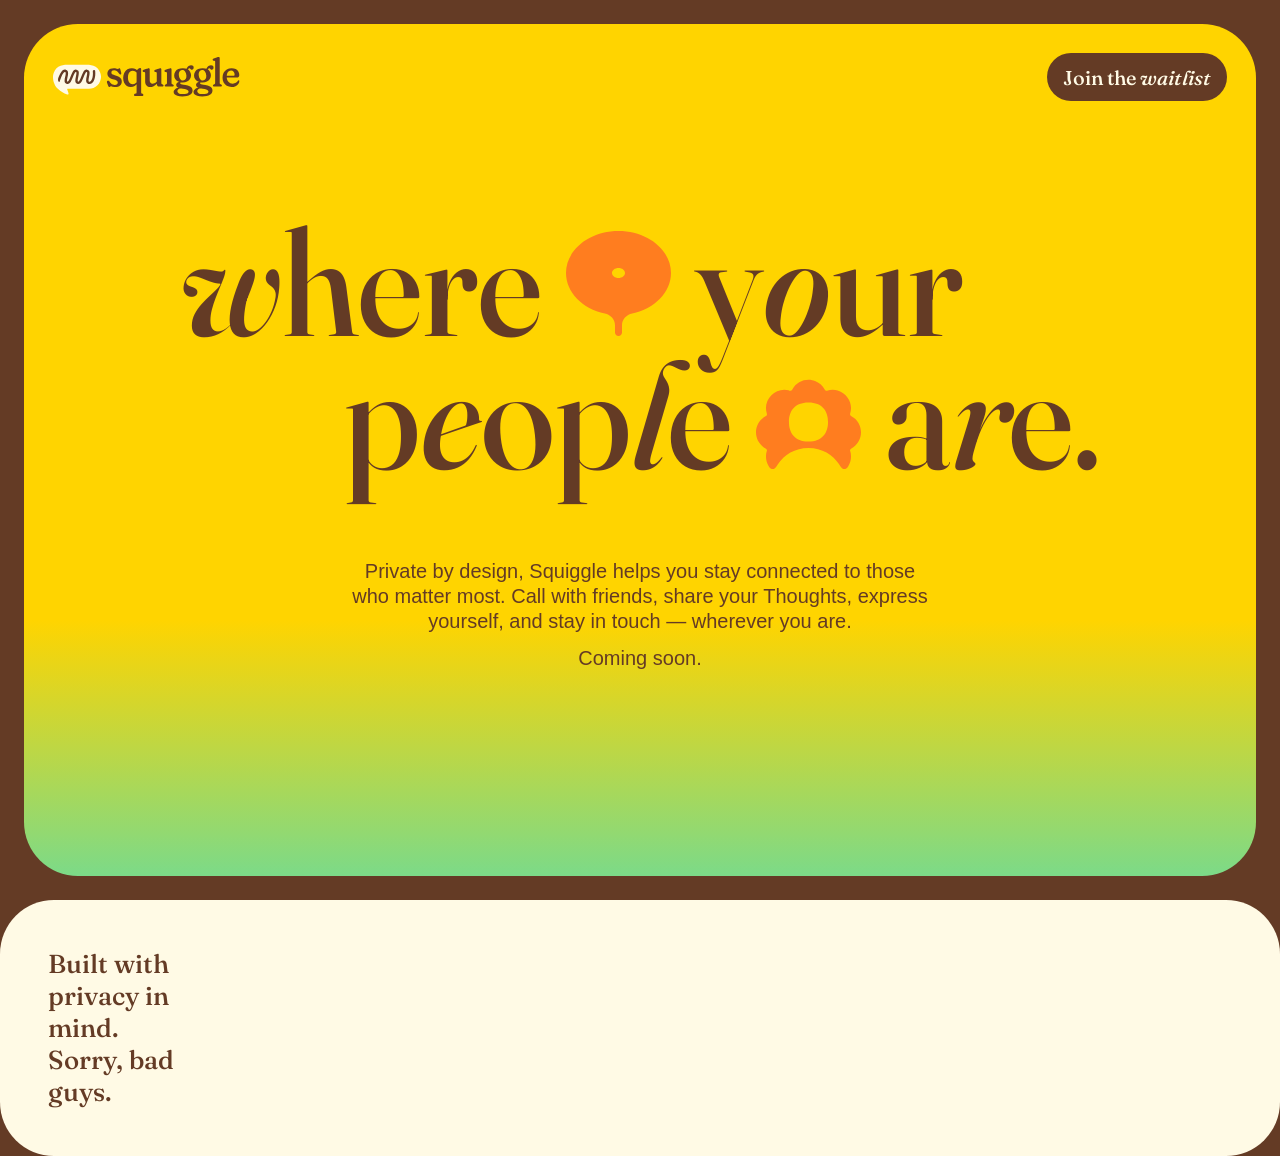
<file: index.html>
<!DOCTYPE html>
<html lang="en">

<head>
    <meta charset="UTF-8">
    <meta name="viewport" content="width=device-width, initial-scale=1.0">

    <!-- SEO -->
    <meta name="theme-color" content="#FFD400">

    <meta name="title" content="Squiggle | Where Your People Are">
    <meta name="description"
        content="Private by design, Squiggle helps you stay connected to those who matter most. Message and call with friends and communities, share your Thoughts, express yourself, and stay in touch — wherever you are.">
    <meta name="keywords" content="squiggle, squiggle download, squiggle login, squig, squigle, discord, dis,">
    <meta name="robots" content="index, follow">
    <meta http-equiv="Content-Type" content="text/html; charset=utf-8">
    <meta name="language" content="English">

    <!-- SOCIAL MEDIA -->
    <meta property="og:image" content="https://www.squiggleapp.com/assets/images/actii_socialpreview.png">
    <meta property="og:title" content="Squiggle | Where Your People Are">
    <meta property="og:description"
        content="Private by design, Squiggle helps you stay connected to those who matter most. Message and call with friends and communities, share your Thoughts, express yourself, and stay in touch — wherever you are.">
    <meta property="og:url" content="https://www.squiggleapp.com/">
    <meta property="og:locale" content="en_US">
    <meta property="og:site_name" content="Squiggle">
    <meta property="og:type" content="website">
    <meta name="twitter:site" content="@squigglechat">
    <meta name="twitter:card" content="summary_large_image">

    <!-- Fraunces typeface -->
    <link rel="preconnect" href="https://fonts.googleapis.com">
    <link rel="preconnect" href="https://fonts.gstatic.com" crossorigin="">
    <link
        href="https://fonts.googleapis.com/css2?family=Fraunces:ital,opsz,wght,SOFT@0,9..144,100..900,100;1,9..144,100..900,100&amp;display=swap"
        rel="stylesheet">

    <!-- stylesheets -->
    <link rel="stylesheet" type="text/css" href="assets/css/main.css">

    <title>Squiggle</title>
</head>

<body>
    <!-- Desktop navbar -->
    <div class="navbar-wrapper breakpoint-desktop">
        <svg width="187" height="40" viewBox="0 0 187 40" fill="none" xmlns="http://www.w3.org/2000/svg">
            <path d="M61.0993 13.2C60.2326 13.2 59.566 13.4133 59.0993 13.84C58.6326 14.2667 58.3993 14.8 58.3993 15.44C58.3993 15.8933 58.5126 16.2933 58.7393 16.64C58.966 16.9733 59.326 17.2667 59.8193 17.52C60.3126 17.7733 60.9526 18.0133 61.7393 18.24C63.4193 18.68 64.7726 19.1867 65.7993 19.76C66.8393 20.32 67.5926 20.9867 68.0593 21.76C68.5393 22.52 68.7793 23.42 68.7793 24.46C68.7793 26.0733 68.2126 27.4 67.0793 28.44C65.946 29.48 64.2393 30 61.9593 30C61.226 30 60.5993 29.9267 60.0793 29.78C59.5593 29.6467 59.1193 29.5133 58.7593 29.38C58.3993 29.2333 58.0993 29.16 57.8593 29.16C57.6593 29.16 57.4926 29.2333 57.3593 29.38C57.2393 29.5267 57.106 29.6667 56.9593 29.8C56.826 29.9467 56.6326 30.02 56.3793 30.02C56.126 30.02 55.8993 29.9333 55.6993 29.76C55.4993 29.5867 55.3193 29.28 55.1593 28.84L54.1193 26.06C53.9326 25.4733 53.886 24.9867 53.9793 24.6C54.086 24.2133 54.306 23.96 54.6393 23.84C54.986 23.7067 55.3393 23.7133 55.6993 23.86C56.0593 24.0067 56.3726 24.2733 56.6393 24.66C57.106 25.42 57.5993 26.0467 58.1193 26.54C58.6526 27.02 59.2193 27.38 59.8193 27.62C60.4193 27.8467 61.0526 27.96 61.7193 27.96C62.786 27.96 63.5593 27.7267 64.0393 27.26C64.5193 26.7933 64.7593 26.2267 64.7593 25.56C64.7593 25.0667 64.6193 24.64 64.3393 24.28C64.0726 23.9067 63.6526 23.5733 63.0793 23.28C62.5193 22.9867 61.7793 22.7267 60.8593 22.5C59.4326 22.18 58.2393 21.76 57.2793 21.24C56.3193 20.72 55.5926 20.0733 55.0993 19.3C54.6193 18.5267 54.3793 17.6067 54.3793 16.54C54.3793 15.4867 54.646 14.56 55.1793 13.76C55.726 12.9467 56.486 12.3133 57.4593 11.86C58.446 11.3933 59.5926 11.16 60.8993 11.16C61.766 11.16 62.4593 11.24 62.9793 11.4C63.4993 11.5467 63.906 11.7 64.1993 11.86C64.4926 12.02 64.7193 12.1 64.8793 12.1C65.0793 12.1 65.2393 12.02 65.3593 11.86C65.4926 11.7 65.626 11.5467 65.7593 11.4C65.8926 11.24 66.0726 11.16 66.2993 11.16C66.5393 11.16 66.7459 11.24 66.9193 11.4C67.0926 11.5467 67.2193 11.8067 67.2993 12.18L68.0993 15.18C68.2326 15.78 68.2726 16.2733 68.2193 16.66C68.1793 17.0333 67.9793 17.2733 67.6193 17.38C67.326 17.4467 67.0193 17.3933 66.6993 17.22C66.3926 17.0467 66.0993 16.74 65.8193 16.3C65.2326 15.2467 64.546 14.4667 63.7593 13.96C62.9859 13.4533 62.0993 13.2 61.0993 13.2Z" fill="#643B25"/>
            <path d="M82.1915 38.94C81.8315 38.94 81.5448 38.8467 81.3315 38.66C81.1315 38.4733 81.0315 38.22 81.0315 37.9C81.0315 37.6333 81.0981 37.4133 81.2315 37.24C81.3648 37.0667 81.5515 36.92 81.7915 36.8L82.7915 36.62C83.0848 36.5267 83.2915 36.3667 83.4115 36.14C83.5315 35.9267 83.5915 35.58 83.5915 35.1V13.48L85.2715 11.82C85.6581 11.5933 86.0115 11.42 86.3315 11.3C86.6515 11.18 86.9515 11.12 87.2315 11.12C87.5381 11.12 87.7648 11.2067 87.9115 11.38C88.0715 11.5533 88.1515 11.8133 88.1515 12.16V35.1C88.1515 35.58 88.2115 35.9267 88.3315 36.14C88.4648 36.3533 88.6648 36.5133 88.9315 36.62L89.5715 36.8C89.8248 36.92 90.0181 37.0667 90.1515 37.24C90.2848 37.4133 90.3515 37.6333 90.3515 37.9C90.3515 38.22 90.2448 38.4733 90.0315 38.66C89.8315 38.8467 89.5448 38.94 89.1715 38.94H82.1915ZM85.4115 25.04C84.4648 26.6 83.3381 27.8267 82.0315 28.72C80.7248 29.6133 79.2915 30.06 77.7315 30.06C76.2515 30.06 74.9448 29.6867 73.8115 28.94C72.6781 28.18 71.7848 27.1267 71.1315 25.78C70.4915 24.42 70.1715 22.8333 70.1715 21.02C70.1715 18.94 70.5581 17.1667 71.3315 15.7C72.1048 14.2333 73.1448 13.1133 74.4515 12.34C75.7715 11.5533 77.2515 11.16 78.8915 11.16C80.3848 11.16 81.7115 11.5333 82.8715 12.28C84.0448 13.0267 84.9848 14.06 85.6915 15.38L84.4915 17.18C83.9181 16.0067 83.2048 15.14 82.3515 14.58C81.5115 14.0067 80.6048 13.72 79.6315 13.72C78.7515 13.72 77.9515 13.9867 77.2315 14.52C76.5248 15.0533 75.9648 15.8267 75.5515 16.84C75.1381 17.8533 74.9315 19.08 74.9315 20.52C74.9315 21.9467 75.1381 23.1533 75.5515 24.14C75.9648 25.1267 76.5315 25.88 77.2515 26.4C77.9715 26.9067 78.7848 27.16 79.6915 27.16C80.7181 27.16 81.6448 26.8667 82.4715 26.28C83.3115 25.68 84.0315 24.8267 84.6315 23.72L85.4115 25.04Z" fill="#643B25"/>
            <path d="M103.917 27.24V25.96L103.777 25.8V16.32C103.777 15.8933 103.717 15.5933 103.597 15.42C103.477 15.2333 103.29 15.1067 103.037 15.04L102.037 14.96C101.783 14.8667 101.59 14.7467 101.457 14.6C101.337 14.44 101.277 14.24 101.277 14C101.277 13.7467 101.357 13.5267 101.517 13.34C101.69 13.1533 101.97 12.9867 102.357 12.84L105.277 11.78C105.743 11.6067 106.117 11.48 106.397 11.4C106.69 11.32 106.963 11.28 107.217 11.28C107.577 11.28 107.85 11.3933 108.037 11.62C108.237 11.8467 108.337 12.1467 108.337 12.52V25.74C108.337 26.2333 108.403 26.5867 108.537 26.8C108.67 27.0133 108.87 27.1667 109.137 27.26L109.757 27.44C110.01 27.5733 110.203 27.7267 110.337 27.9C110.47 28.0733 110.537 28.2867 110.537 28.54C110.537 28.8733 110.43 29.1333 110.217 29.32C110.017 29.4933 109.73 29.58 109.357 29.58H106.257C105.51 29.58 104.93 29.3733 104.517 28.96C104.117 28.5467 103.917 27.9733 103.917 27.24ZM92.1568 24.42V16.32C92.1568 15.8933 92.0968 15.5933 91.9768 15.42C91.8568 15.2333 91.6701 15.1067 91.4168 15.04L90.4168 14.96C90.1634 14.8667 89.9701 14.7467 89.8368 14.6C89.7168 14.44 89.6568 14.24 89.6568 14C89.6568 13.7467 89.7368 13.5267 89.8968 13.34C90.0701 13.1533 90.3501 12.9867 90.7368 12.84L93.6568 11.78C94.1234 11.6067 94.4968 11.48 94.7768 11.4C95.0701 11.32 95.3434 11.28 95.5968 11.28C95.9568 11.28 96.2301 11.3933 96.4168 11.62C96.6168 11.8467 96.7168 12.1467 96.7168 12.52V23.28C96.7168 24.4 96.9768 25.2533 97.4968 25.84C98.0168 26.4267 98.7034 26.72 99.5568 26.72C100.157 26.72 100.79 26.5667 101.457 26.26C102.123 25.9533 102.823 25.4533 103.557 24.76L104.297 24.08L105.317 25.28L104.417 26.16C103.043 27.52 101.77 28.5133 100.597 29.14C99.4234 29.7533 98.2901 30.06 97.1968 30.06C95.7034 30.06 94.4901 29.56 93.5568 28.56C92.6234 27.5467 92.1568 26.1667 92.1568 24.42Z" fill="#643B25"/>
            <path d="M118.526 12.52V25.74C118.526 26.2333 118.586 26.5867 118.706 26.8C118.839 27 119.039 27.1533 119.306 27.26L119.946 27.44C120.199 27.5733 120.393 27.7267 120.526 27.9C120.659 28.0733 120.726 28.2867 120.726 28.54C120.726 28.8733 120.619 29.1333 120.406 29.32C120.206 29.4933 119.919 29.58 119.546 29.58H112.926C112.553 29.58 112.266 29.4933 112.066 29.32C111.866 29.1333 111.766 28.8733 111.766 28.54C111.766 28.2867 111.833 28.0733 111.966 27.9C112.099 27.7267 112.286 27.5733 112.526 27.44L113.186 27.26C113.453 27.1533 113.646 27 113.766 26.8C113.899 26.5867 113.966 26.2333 113.966 25.74V16.32C113.966 15.8933 113.906 15.5933 113.786 15.42C113.666 15.2333 113.479 15.1067 113.226 15.04L112.226 14.96C111.959 14.8667 111.766 14.7467 111.646 14.6C111.526 14.44 111.466 14.24 111.466 14C111.466 13.7467 111.546 13.5267 111.706 13.34C111.866 13.1533 112.139 12.9867 112.526 12.84L115.466 11.78C115.933 11.6067 116.306 11.48 116.586 11.4C116.879 11.32 117.153 11.28 117.406 11.28C117.766 11.28 118.039 11.3933 118.226 11.62C118.426 11.8467 118.526 12.1467 118.526 12.52Z" fill="#643B25"/>
            <path d="M132.445 28.12C134.165 28.3733 135.551 28.7267 136.605 29.18C137.658 29.6333 138.418 30.2067 138.885 30.9C139.365 31.6067 139.605 32.4667 139.605 33.48C139.605 35.24 138.745 36.6667 137.025 37.76C135.318 38.8533 132.758 39.4 129.345 39.4C127.305 39.4 125.645 39.2133 124.365 38.84C123.085 38.48 122.145 37.9733 121.545 37.32C120.945 36.68 120.645 35.9467 120.645 35.12C120.645 34 121.138 33.0267 122.125 32.2C123.111 31.3867 124.731 30.84 126.985 30.56L127.585 31.2C126.451 31.4933 125.631 31.9067 125.125 32.44C124.631 32.9733 124.385 33.56 124.385 34.2C124.385 35 124.798 35.68 125.625 36.24C126.465 36.8133 127.978 37.1 130.165 37.1C131.405 37.1 132.418 36.9933 133.205 36.78C134.005 36.58 134.598 36.2867 134.985 35.9C135.371 35.5267 135.565 35.1 135.565 34.62C135.565 34.1533 135.398 33.7467 135.065 33.4C134.745 33.0667 134.178 32.7667 133.365 32.5C132.551 32.2467 131.405 32.0133 129.925 31.8C128.071 31.52 126.651 31.1867 125.665 30.8C124.691 30.4133 124.025 29.98 123.665 29.5C123.318 29.0067 123.145 28.46 123.145 27.86C123.145 27.3533 123.298 26.8667 123.605 26.4C123.911 25.9333 124.411 25.54 125.105 25.22C125.811 24.8867 126.745 24.68 127.905 24.6L128.345 24.98C127.971 25.1667 127.698 25.36 127.525 25.56C127.365 25.7467 127.285 25.9533 127.285 26.18C127.285 26.4467 127.418 26.6867 127.685 26.9C127.951 27.1 128.451 27.3 129.185 27.5C129.931 27.6867 131.018 27.8933 132.445 28.12ZM132.905 13.02L133.605 11.7C134.178 10.5133 134.851 9.64 135.625 9.08C136.398 8.52 137.238 8.24 138.145 8.24C138.891 8.24 139.498 8.44667 139.965 8.86C140.431 9.26 140.665 9.82 140.665 10.54C140.665 11.1933 140.505 11.7133 140.185 12.1C139.878 12.4867 139.458 12.68 138.925 12.68C138.565 12.68 138.271 12.6133 138.045 12.48C137.831 12.3333 137.638 12.1733 137.465 12C137.305 11.8133 137.138 11.6533 136.965 11.52C136.791 11.3733 136.578 11.3 136.325 11.3C135.991 11.3 135.678 11.4667 135.385 11.8C135.091 12.1333 134.738 12.6733 134.325 13.42L132.905 13.02ZM138.045 18.22C138.045 19.6467 137.685 20.9067 136.965 22C136.258 23.08 135.278 23.9267 134.025 24.54C132.785 25.14 131.351 25.44 129.725 25.44C127.965 25.44 126.445 25.1467 125.165 24.56C123.885 23.96 122.898 23.14 122.205 22.1C121.511 21.0467 121.165 19.8467 121.165 18.5C121.165 17.0333 121.525 15.7533 122.245 14.66C122.965 13.5667 123.978 12.7133 125.285 12.1C126.591 11.4867 128.111 11.18 129.845 11.18C131.538 11.18 132.998 11.4933 134.225 12.12C135.451 12.7467 136.391 13.5933 137.045 14.66C137.711 15.7133 138.045 16.9 138.045 18.22ZM129.145 13.1C128.411 13.1267 127.778 13.3533 127.245 13.78C126.725 14.1933 126.338 14.7667 126.085 15.5C125.831 16.22 125.745 17.08 125.825 18.08C125.905 19.24 126.138 20.2333 126.525 21.06C126.911 21.8733 127.411 22.4933 128.025 22.92C128.638 23.3333 129.325 23.5333 130.085 23.52C131.178 23.48 132.031 23.0133 132.645 22.12C133.271 21.2133 133.525 20 133.405 18.48C133.285 16.7867 132.831 15.46 132.045 14.5C131.271 13.54 130.305 13.0733 129.145 13.1Z" fill="#643B25"/>
            <path d="M152.318 28.12C154.038 28.3733 155.425 28.7267 156.478 29.18C157.531 29.6333 158.291 30.2067 158.758 30.9C159.238 31.6067 159.478 32.4667 159.478 33.48C159.478 35.24 158.618 36.6667 156.898 37.76C155.191 38.8533 152.631 39.4 149.218 39.4C147.178 39.4 145.518 39.2133 144.238 38.84C142.958 38.48 142.018 37.9733 141.418 37.32C140.818 36.68 140.518 35.9467 140.518 35.12C140.518 34 141.011 33.0267 141.998 32.2C142.985 31.3867 144.605 30.84 146.858 30.56L147.458 31.2C146.325 31.4933 145.505 31.9067 144.998 32.44C144.505 32.9733 144.258 33.56 144.258 34.2C144.258 35 144.671 35.68 145.498 36.24C146.338 36.8133 147.851 37.1 150.038 37.1C151.278 37.1 152.291 36.9933 153.078 36.78C153.878 36.58 154.471 36.2867 154.858 35.9C155.245 35.5267 155.438 35.1 155.438 34.62C155.438 34.1533 155.271 33.7467 154.938 33.4C154.618 33.0667 154.051 32.7667 153.238 32.5C152.425 32.2467 151.278 32.0133 149.798 31.8C147.945 31.52 146.525 31.1867 145.538 30.8C144.565 30.4133 143.898 29.98 143.538 29.5C143.191 29.0067 143.018 28.46 143.018 27.86C143.018 27.3533 143.171 26.8667 143.478 26.4C143.785 25.9333 144.285 25.54 144.978 25.22C145.685 24.8867 146.618 24.68 147.778 24.6L148.218 24.98C147.845 25.1667 147.571 25.36 147.398 25.56C147.238 25.7467 147.158 25.9533 147.158 26.18C147.158 26.4467 147.291 26.6867 147.558 26.9C147.825 27.1 148.325 27.3 149.058 27.5C149.805 27.6867 150.891 27.8933 152.318 28.12ZM152.778 13.02L153.478 11.7C154.051 10.5133 154.725 9.64 155.498 9.08C156.271 8.52 157.111 8.24 158.018 8.24C158.765 8.24 159.371 8.44667 159.838 8.86C160.305 9.26 160.538 9.82 160.538 10.54C160.538 11.1933 160.378 11.7133 160.058 12.1C159.751 12.4867 159.331 12.68 158.798 12.68C158.438 12.68 158.145 12.6133 157.918 12.48C157.705 12.3333 157.511 12.1733 157.338 12C157.178 11.8133 157.011 11.6533 156.838 11.52C156.665 11.3733 156.451 11.3 156.198 11.3C155.865 11.3 155.551 11.4667 155.258 11.8C154.965 12.1333 154.611 12.6733 154.198 13.42L152.778 13.02ZM157.918 18.22C157.918 19.6467 157.558 20.9067 156.838 22C156.131 23.08 155.151 23.9267 153.898 24.54C152.658 25.14 151.225 25.44 149.598 25.44C147.838 25.44 146.318 25.1467 145.038 24.56C143.758 23.96 142.771 23.14 142.078 22.1C141.385 21.0467 141.038 19.8467 141.038 18.5C141.038 17.0333 141.398 15.7533 142.118 14.66C142.838 13.5667 143.851 12.7133 145.158 12.1C146.465 11.4867 147.985 11.18 149.718 11.18C151.411 11.18 152.871 11.4933 154.098 12.12C155.325 12.7467 156.265 13.5933 156.918 14.66C157.585 15.7133 157.918 16.9 157.918 18.22ZM149.018 13.1C148.285 13.1267 147.651 13.3533 147.118 13.78C146.598 14.1933 146.211 14.7667 145.958 15.5C145.705 16.22 145.618 17.08 145.698 18.08C145.778 19.24 146.011 20.2333 146.398 21.06C146.785 21.8733 147.285 22.4933 147.898 22.92C148.511 23.3333 149.198 23.5333 149.958 23.52C151.051 23.48 151.905 23.0133 152.518 22.12C153.145 21.2133 153.398 20 153.278 18.48C153.158 16.7867 152.705 15.46 151.918 14.5C151.145 13.54 150.178 13.0733 149.018 13.1Z" fill="#643B25"/>
            <path d="M166.711 1.22V25.74C166.711 26.2333 166.771 26.5867 166.891 26.8C167.025 27.0133 167.231 27.1667 167.511 27.26L168.131 27.44C168.385 27.5733 168.578 27.7267 168.711 27.9C168.845 28.0733 168.911 28.2867 168.911 28.54C168.911 28.8733 168.805 29.1333 168.591 29.32C168.391 29.4933 168.105 29.58 167.731 29.58H161.131C160.758 29.58 160.465 29.4933 160.251 29.32C160.051 29.1333 159.951 28.8733 159.951 28.54C159.951 28.2867 160.018 28.0733 160.151 27.9C160.285 27.7267 160.478 27.5733 160.731 27.44L161.371 27.26C161.638 27.1667 161.831 27.0133 161.951 26.8C162.085 26.5867 162.151 26.2333 162.151 25.74V5.04C162.151 4.6 162.091 4.29333 161.971 4.12C161.851 3.94667 161.665 3.82 161.411 3.74L160.411 3.68C160.158 3.57333 159.965 3.44667 159.831 3.3C159.711 3.14 159.651 2.94667 159.651 2.72C159.651 2.46667 159.731 2.24667 159.891 2.06C160.065 1.86 160.345 1.69333 160.731 1.56L163.651 0.499999C164.118 0.326666 164.491 0.2 164.771 0.120001C165.065 0.0400003 165.338 0 165.591 0C165.951 0 166.225 0.113334 166.411 0.340002C166.611 0.553334 166.711 0.846666 166.711 1.22Z" fill="#643B25"/>
            <path d="M186.292 18.04C186.292 18.8667 186.065 19.5 185.612 19.94C185.158 20.3667 184.505 20.58 183.652 20.58H172.452V18.78H180.432C181.218 18.78 181.612 18.4067 181.612 17.66C181.612 16.4067 181.285 15.4133 180.632 14.68C179.978 13.9333 179.132 13.56 178.092 13.56C177.252 13.56 176.498 13.7933 175.832 14.26C175.178 14.7267 174.658 15.3933 174.272 16.26C173.898 17.1267 173.712 18.1733 173.712 19.4C173.712 21.76 174.272 23.56 175.392 24.8C176.512 26.0267 177.972 26.64 179.772 26.64C180.958 26.64 181.972 26.3667 182.812 25.82C183.665 25.2733 184.312 24.6267 184.752 23.88C184.938 23.6667 185.105 23.5133 185.252 23.42C185.398 23.3267 185.545 23.28 185.692 23.28C185.892 23.28 186.052 23.36 186.172 23.52C186.292 23.6667 186.345 23.8867 186.332 24.18C186.278 25.18 185.925 26.1267 185.272 27.02C184.618 27.9 183.718 28.62 182.572 29.18C181.425 29.74 180.085 30.02 178.552 30.02C176.712 30.02 175.112 29.6333 173.752 28.86C172.405 28.0733 171.365 26.9867 170.632 25.6C169.898 24.2 169.532 22.5867 169.532 20.76C169.532 18.9333 169.892 17.3 170.612 15.86C171.345 14.4067 172.398 13.26 173.772 12.42C175.158 11.58 176.812 11.16 178.732 11.16C180.238 11.16 181.558 11.46 182.692 12.06C183.825 12.6467 184.705 13.46 185.332 14.5C185.972 15.54 186.292 16.72 186.292 18.04Z" fill="#643B25"/>
            <path d="M29.6563 7.80029C34.9378 7.80029 37.5792 7.79988 40.422 8.69873C43.5258 9.82858 45.9709 12.2745 47.1007 15.3784C47.9994 17.6403 48.0001 19.3203 48.0001 19.8003C48.0001 20.2807 47.9994 21.9605 47.1007 24.2222C45.9709 27.3261 43.5258 29.771 40.422 30.9009C37.5792 31.7998 34.9379 31.8003 29.6563 31.8003H15.1109C14.6045 31.8003 14.3512 31.8003 14.2315 31.9664C14.1118 32.1325 14.1918 32.3727 14.3519 32.8532L15.1905 35.3696C15.5464 36.4377 15.7235 36.9723 15.3751 37.3218C15.0267 37.6708 14.5242 37.5046 13.5196 37.1733C11.2928 36.4389 7.9063 34.9032 4.80477 31.8003C0.160068 27.1535 -0.0142986 21.229 0.00106374 20.021C-0.000432022 19.9312 8.71729e-05 19.8573 8.71775e-05 19.8003C8.71775e-05 19.3203 -0.000263998 17.6403 0.898525 15.3784C2.0283 12.2744 4.47418 9.82851 7.57821 8.69873C10.4209 7.8 13.0622 7.80029 18.3438 7.80029H29.6563Z" fill="#FFFAE5"/>
            <path d="M8.5845 14.5085C9.54806 13.3155 11.0251 12.1116 12.8355 12.6928C13.6366 12.9499 14.2343 13.4464 14.6118 14.1191C14.9687 14.755 15.0878 15.4733 15.107 16.1448C15.1445 17.4589 14.7991 19.0131 14.5061 20.3435C14.1901 21.7777 13.9335 22.9616 13.9603 23.8296C13.9732 24.2492 14.0523 24.4434 14.1024 24.5189C14.1195 24.5446 14.1569 24.6131 14.3897 24.6505C14.6483 24.692 15.0815 24.5952 15.7556 23.5132C16.3953 22.4866 16.9591 21.0261 17.5788 19.4065C18.1707 17.8595 18.8184 16.1532 19.6066 14.8882C20.3603 13.6785 21.5714 12.3586 23.3897 12.6505C24.2183 12.7834 24.8844 13.2007 25.3102 13.8733C25.7005 14.4901 25.8186 15.2119 25.8378 15.8626C25.8754 17.1438 25.5301 18.7217 25.2384 20.0862C24.9244 21.5551 24.6638 22.8105 24.6911 23.7376C24.7044 24.191 24.7865 24.4171 24.8477 24.5139C24.8736 24.5548 24.9107 24.6168 25.1205 24.6505C25.3791 24.692 25.8123 24.5952 26.4864 23.5132C27.1261 22.4866 27.6899 21.0261 28.3096 19.4065C28.9015 17.8595 29.5491 16.1532 30.3373 14.8882C31.0911 13.6785 32.3022 12.3586 34.1205 12.6505C34.9249 12.7796 35.5888 13.1673 36.0275 13.8129C36.4345 14.4116 36.5668 15.1144 36.5957 15.748C36.6522 16.9862 36.3232 18.5083 36.0442 19.825C35.7436 21.2435 35.4863 22.4806 35.506 23.4382C35.5156 23.9045 35.5919 24.1894 35.6794 24.3527C35.745 24.4753 35.8306 24.5634 36.0279 24.6268C36.6237 24.818 37.1111 24.6986 37.6023 24.2758C38.1502 23.8042 38.6838 22.9517 39.1061 21.752C39.8302 19.6942 40.1059 16.96 39.8098 14.4516C39.7321 13.7934 40.1497 13.1613 40.7995 13.0313C41.4494 12.9013 42.0852 13.3226 42.1697 13.98C42.5436 16.8883 42.2406 20.0748 41.37 22.5487C40.8768 23.9501 40.1604 25.2405 39.168 26.0947C38.1188 26.9978 36.7755 27.3873 35.2943 26.9119C34.5028 26.6579 33.9226 26.1558 33.5638 25.486C33.2268 24.857 33.1201 24.1474 33.1065 23.4874C33.0799 22.1926 33.4159 20.6505 33.6963 19.3275C33.9982 17.9027 34.2377 16.721 34.1982 15.8575C34.1792 15.4402 34.0974 15.2426 34.0426 15.162C34.0197 15.1282 33.9742 15.0577 33.7402 15.0202C33.4816 14.9787 33.0484 15.0755 32.3743 16.1574C31.7346 17.1841 31.1707 18.6446 30.5511 20.2641C29.9592 21.8112 29.3115 23.5174 28.5233 24.7824C27.7696 25.9921 26.5585 27.312 24.7402 27.0202C23.9116 26.8872 23.2454 26.47 22.8197 25.7974C22.4293 25.1806 22.3112 24.4588 22.2921 23.8081C22.2545 22.5268 22.5997 20.9489 22.8915 19.5845C23.2055 18.1156 23.466 16.8602 23.4388 15.9331C23.4255 15.4796 23.3434 15.2535 23.2822 15.1568C23.2563 15.1158 23.2193 15.0539 23.0094 15.0202C22.7508 14.9787 22.3176 15.0755 21.6435 16.1574C21.0038 17.1841 20.44 18.6446 19.8203 20.2641C19.2284 21.8112 18.5808 23.5174 17.7926 24.7824C17.0388 25.9921 15.8277 27.312 14.0094 27.0202C13.2038 26.8909 12.538 26.501 12.1035 25.8471C11.702 25.2428 11.5809 24.536 11.5614 23.9036C11.5233 22.6674 11.8724 21.1429 12.1622 19.8272C12.4749 18.4076 12.7353 17.1701 12.7079 16.2134C12.6947 15.7494 12.6137 15.4626 12.5189 15.2938C12.4449 15.1618 12.3394 15.0542 12.102 14.9779C11.8356 14.8924 11.3155 14.9469 10.4516 16.0165C9.6468 17.013 8.87023 18.5199 8.18392 20.1645C7.50587 21.7893 6.94975 23.4647 6.56185 24.7411C6.46345 25.0649 6.05715 25.1671 5.84102 24.9067C5.83023 24.8937 5.81948 24.8807 5.80877 24.8676C4.86801 23.7196 4.86163 22.1217 5.38095 20.7313C5.56479 20.2391 5.76115 19.7383 5.96901 19.2402C6.68078 17.5346 7.56193 15.7747 8.5845 14.5085Z" fill="#643B25"/>
        </svg>

        <div class="navbar-buttons-wrapper">
            <!-- button class="button button-secondary button-navbar">
                <h3>Sign in</h3>
            </button -->
            <button class="button button-primary button-navbar">
                <h3>Join the <em>waitlist</em></h3>
            </button>
        </div>
    </div>
    <!-- Mobile navbar -->
    <div class="navbar-wrapper breakpoint-mobile">
        <svg width="54" height="34" viewBox="0 0 54 34" fill="none" xmlns="http://www.w3.org/2000/svg">
            <path d="M33.3633 0C39.3053 0 42.2764 0.000511349 45.4746 1.01172C48.8574 2.24297 51.545 4.863 52.8652 8.2002L53.166 8.99512C53.999 11.3007 54 12.9931 54 13.5C54 14.04 53.9994 15.93 52.9883 18.4746C51.7173 21.9666 48.9666 24.7182 45.4746 25.9893C42.2765 27.0004 39.3053 27 33.3633 27H16.9995C16.4297 27 16.1449 27 16.0102 27.1869C15.8755 27.3737 15.9655 27.644 16.1456 28.1845L17.0889 31.0156C17.4892 32.2173 17.6898 32.8187 17.2979 33.2119C16.9059 33.605 16.3403 33.4187 15.21 33.0459C12.7048 32.2197 8.89458 30.4909 5.40527 27C0.174502 21.7667 -0.0158119 15.093 0.00195312 13.7441C0.00030935 13.6451 0 13.5632 0 13.5C2.35753e-07 12.9933 0.000957548 11.3009 0.833984 8.99512L1.13477 8.2002C2.45496 4.86292 5.14253 2.24299 8.52539 1.01172C11.7236 0.000494344 14.6946 0 20.6367 0H33.3633Z" fill="#FFFAE5"/>
            <path d="M9.65769 7.54684C10.7417 6.20467 12.4033 4.85033 14.4401 5.50411C15.3412 5.79337 16.0137 6.35189 16.4385 7.1087C16.8399 7.82406 16.9739 8.63224 16.9955 9.38763C17.0377 10.866 16.6491 12.6144 16.3194 14.1112C15.964 15.7246 15.6753 17.0566 15.7054 18.033C15.72 18.5051 15.8089 18.7236 15.8653 18.8085C15.8846 18.8374 15.9266 18.9145 16.1885 18.9565C16.4795 19.0032 16.9668 18.8943 17.7252 17.6771C18.4448 16.5221 19.0792 14.8791 19.7762 13.0571C20.4421 11.3166 21.1708 9.39711 22.0575 7.97399C22.9055 6.61306 24.268 5.12821 26.3135 5.45651C27.2457 5.60611 27.9951 6.07548 28.474 6.83214C28.9132 7.52605 29.0461 8.33808 29.0676 9.07013C29.11 10.5115 28.7215 12.2867 28.3933 13.8217C28.04 15.4742 27.7469 16.8865 27.7776 17.9295C27.7926 18.4396 27.8849 18.694 27.9538 18.8028C27.983 18.8489 28.0246 18.9186 28.2607 18.9565C28.5516 19.0032 29.0389 18.8943 29.7973 17.6771C30.517 16.5221 31.1513 14.8791 31.8484 13.0571C32.5143 11.3166 33.2429 9.39711 34.1296 7.97399C34.9776 6.61306 36.3401 5.1282 38.3857 5.45651C39.2907 5.60175 40.0375 6.03798 40.5311 6.76425C40.9889 7.4378 41.1377 8.2284 41.1703 8.94122C41.2339 10.3342 40.8637 12.0466 40.5499 13.5279C40.2117 15.1236 39.9222 16.5154 39.9444 17.5927C39.9551 18.1173 40.041 18.4379 40.1394 18.6216C40.2133 18.7595 40.3095 18.8586 40.5315 18.9298C41.2017 19.145 41.7501 19.0106 42.3027 18.535C42.9191 18.0044 43.5194 17.0454 43.9944 15.6957C44.8091 13.3808 45.1193 10.3047 44.7861 7.48273C44.6987 6.74229 45.1685 6.0312 45.8996 5.88498C46.6307 5.73875 47.3459 6.21271 47.441 6.95221C47.8617 10.224 47.5208 13.8089 46.5414 16.592C45.9865 18.1686 45.1806 19.6203 44.0641 20.5813C42.8838 21.5973 41.3725 22.0355 39.7062 21.5006C38.8158 21.2148 38.163 20.65 37.7594 19.8965C37.3803 19.1888 37.2602 18.3905 37.2449 17.6481C37.215 16.1914 37.5931 14.4565 37.9084 12.9682C38.2481 11.3653 38.5175 10.0359 38.4731 9.06442C38.4517 8.595 38.3597 8.37264 38.2981 8.28197C38.2723 8.24401 38.2211 8.1647 37.9578 8.12245C37.6669 8.07576 37.1796 8.18466 36.4212 9.40184C35.7015 10.5568 35.0672 12.1999 34.3701 14.0219C33.7042 15.7623 32.9756 17.6818 32.0888 19.105C31.2409 20.4659 29.8784 21.9507 27.8328 21.6224C26.9007 21.4728 26.1512 21.0035 25.6723 20.2468C25.2331 19.5529 25.1003 18.7409 25.0788 18.0088C25.0364 16.5674 25.4248 14.7923 25.753 13.2572C26.1063 11.6048 26.3994 10.1924 26.3688 9.14945C26.3538 8.63934 26.2615 8.38494 26.1926 8.27611C26.1635 8.23004 26.1218 8.16034 25.8857 8.12245C25.5947 8.07576 25.1074 8.18469 24.349 9.40184C23.6294 10.5568 22.9951 12.1999 22.298 14.0219C21.6321 15.7623 20.9035 17.6818 20.0168 19.105C19.1688 20.4659 17.8063 21.9508 15.7607 21.6224C14.8544 21.477 14.1053 21.0384 13.6165 20.3027C13.1648 19.6229 13.0286 18.8278 13.0067 18.1163C12.9638 16.7255 13.3566 15.0105 13.6826 13.5303C14.0344 11.9333 14.3273 10.5411 14.2966 9.46476C14.2816 8.94284 14.1905 8.62013 14.0839 8.43021C14.0006 8.28178 13.882 8.16065 13.6149 8.07491C13.3151 7.9787 12.73 8.04002 11.7582 9.24327C10.8528 10.3643 9.97913 12.0596 9.20703 13.9098C8.44422 15.7376 7.81859 17.6226 7.3822 19.0585C7.2715 19.4227 6.81441 19.5377 6.57127 19.2447C6.55913 19.2301 6.54704 19.2155 6.53499 19.2008C5.47663 17.9093 5.46946 16.1116 6.05369 14.5474C6.26051 13.9937 6.48142 13.4303 6.71526 12.8699C7.516 10.9512 8.50729 8.97122 9.65769 7.54684Z" fill="#643B25"/>
        </svg>
        <div class="navbar-buttons-wrapper">
            <button class="button button-primary button-navbar">
                <h3>Join the <em>waitlist</em></h3>
            </button>
        </div>
    </div>
    <div class="landing-wrapper">
        <div class="hero-wrapper">
            <div class="hero">
                <div class="hero-headline-wrapper">
                    <h1 class="hero-headline">
                        <span><em>w</em>here
                            <svg width="105" height="105" viewBox="0 0 105 105" fill="none"
                                xmlns="http://www.w3.org/2000/svg">
                                <path
                                    d="M52.5 0C81.4949 0 105 18.804 105 42C105 61.4121 88.5379 77.7452 66.1729 82.5576C60.5442 83.7687 56 88.4173 56 94.1748V101.5C56 103.433 54.433 105 52.5 105C50.567 105 49 103.433 49 101.5V94.1748C49 88.4173 44.4558 83.7687 38.8271 82.5576C16.4621 77.7452 0 61.4121 0 42C0 18.804 23.5051 0 52.5 0ZM52.5 37C48.9101 37 46 39.2386 46 42C46 44.7614 48.9101 47 52.5 47C56.0899 47 59 44.7614 59 42C59 39.2386 56.0899 37 52.5 37Z"
                                    fill="#FF7D1F" />
                            </svg>
                            y<em>o</em>ur</span>
                    </h1>
                    <h1 class="hero-headline hero-headline-second">
                        <span>p<em>e</em>op<em>l</em>e
                            <svg width="105" height="105" viewBox="0 0 105 105" fill="none"
                                xmlns="http://www.w3.org/2000/svg">
                                <path
                                    d="M36.1669 25.8062C40.2289 17.9219 48.5724 14.7174 56.1132 16.1949C57.0613 16.381 57.9964 16.6421 58.9091 16.9762C58.9523 16.992 58.9958 17.0069 59.039 17.023C63.0391 18.5215 66.5898 21.4487 68.8339 25.8043C69.0608 26.2446 69.4452 26.5574 69.8876 26.7047C69.9288 26.7185 69.9704 26.7309 70.0126 26.7418C70.0312 26.7465 70.0495 26.7523 70.0683 26.7564C70.3789 26.8266 70.7106 26.8173 71.0321 26.7144C74.7197 25.5346 78.3529 25.5642 81.6337 26.5006C82.0677 26.6246 82.4959 26.7634 82.9169 26.9185C82.9588 26.934 83.001 26.9487 83.0429 26.9644C91.6447 30.2069 97.3289 39.8129 94.1288 49.815C93.8553 50.67 94.24 51.5973 95.038 52.0084C108.318 58.8503 108.318 77.8383 95.038 84.6803C94.2401 85.0914 93.8554 86.0187 94.1288 86.8736C95.8736 92.3268 94.977 97.6614 92.4067 101.911C91.492 103.424 91.0347 104.18 89.8837 104.69C88.9793 105.091 87.6331 105.105 86.7204 104.723C85.559 104.237 84.7371 102.941 83.0932 100.347C76.9934 90.7246 65.9991 83.9733 52.4979 83.9732C38.9983 83.9732 28.0041 90.7227 21.9036 100.344C20.259 102.937 19.4366 104.234 18.2749 104.719C17.3619 105.101 16.0155 105.086 15.111 104.685C13.96 104.175 13.5031 103.418 12.5891 101.905C10.0225 97.6562 9.12821 92.3245 10.872 86.8746C11.1453 86.0197 10.7607 85.0923 9.96278 84.6812C-3.31706 77.8393 -3.31698 58.8523 9.96278 52.0103C10.7608 51.5992 11.1455 50.671 10.872 49.816C6.471 36.0605 18.8728 23.0555 32.5585 26.3199C32.667 26.3458 32.775 26.3749 32.8837 26.4029C33.246 26.4961 33.6098 26.5981 33.9735 26.7144C34.8283 26.9879 35.7556 26.6039 36.1669 25.8062ZM52.4979 38.3844C38.5811 38.3844 32.9591 47.1318 32.9589 57.9224C32.9589 68.7134 38.5808 77.4615 52.4979 77.4615C66.4149 77.4614 72.037 68.7134 72.037 57.9224C72.0367 47.1319 66.4146 38.3845 52.4979 38.3844Z"
                                    fill="#FF7D1F" />
                            </svg>
                            a<em>r</em>e.</span>
                    </h1>
                </div>
                <div class="hero-body-wrapper">
                    <p class="hero-body regular-on-mobile"><em>Private by design, Squiggle helps you stay connected to those who matter most. Call with friends, share your Thoughts, express yourself, and stay in touch — wherever you are.</em></p>
                    <p class="hero-body regular-on-mobile"><em>Coming soon.</em></p>
                </div>
            </div>
        </div>
        <div class="landing-sections-wrapper">
            <div class="landing-section section-twoColumn">
                <div class="section-column">
                    <h1 class="section-headline">Built with privacy in mind.<br>Sorry, bad guys.</h1>
                </div>
                <div class="section-column"></div>
            </div>
        </div>
    </div>
</body>

</html>
</file>
<file: assets/css/main.css>
@import url('navbar.css');
@import url('hero.css');

@import url('components/input.css');

/* FONT FACES */

@font-face {
    font-family: 'Geist';
    src: url('https://github.com/vercel/geist-font/raw/refs/heads/main/fonts/Geist/webfonts/Geist%5Bwght%5D.woff2') format('woff2');
}

/* GLOBAL STYLES */

body {
    /* apperance */
    background: var(--hero-border);
    
    /* typography */
    color: var(--label-primary);
    font-family: var(--type-body), sans-serif;
}

* {
    margin: 0;
    padding: 0;
    box-sizing: border-box;
}

:root {
    color-scheme: light dark;
    
    --hero-border: light-dark(#643B25, #141D40);
    --hero-border-padding: 24px;

    /* palette */
    --palette-persimmon: #FF8527;
    --palette-banana: #FFD400;
    --palette-honeydew: #0FD55B;
    --palette-polarIce: light-dark(#00C8BA, #00E5D5);
    --palette-plum: light-dark(#9A5CFF, #B963FF);

    /* --palette-banana-translucent: rgba(255, 212, 0, 0.6); */

    /* labels */
    --label-primary: light-dark(#643B25, #FFFAE5);
    --label-secondary: light-dark(#AA8365, #9FB4FE);
    --label-tertiary: light-dark(#F4D5BE, #3E5297);

    --label-primary-inverse: light-dark(#FFFAE5, #643B25);

    /* backgrounds */
    --background-primary: light-dark(#FFFAE5, #17224B);
    --background-secondary: light-dark(#FAE9D7, #253364);

    /* typography */
    --type-headline: 'Fraunces', serif;
    --type-body: 'Geist', sans-serif;

    --size-headline: 26px;
    --size-headline-s: 22px;
    --size-body-l: 20px;
    --size-body: 16px;
    --size-subheadline: 14px;
    --size-footnote: 12px;

    --height-headline: 32px;
    --height-headline-s: 28px;
    --height-body-l: 25px;
    --height-body: 20px;
    --height-subheadline: 18px;
    --height-footnote: 16px;
}


.breakpoint-mobile {
    display: none;
}

/* Extra small devices (phones, 600px and down) */
/* @media only screen and (max-width: 600px) {...} */

/* Medium devices (landscape tablets, 768px and below) */
@media only screen and (max-width: 768px) {
    :root {
        --size-body: 17px;
        --height-body: 22px;
    }

    .breakpoint-desktop {
        display: none;
    }

    .breakpoint-mobile {
        display: inherit;
    }
}

/* Small devices (portrait tablets and large phones, 600px and below) */
@media only screen and (max-width: 600px) {
    :root {
        --hero-border-padding: 4px;
    }
}

h1 {
    font-family: var(--type-headline);
    font-weight: 500;
    font-size: var(--size-headline);
    line-height: var(--height-headline);
    color: var(--label-primary);
}

h3 {
    font-family: var(--type-headline);
    font-weight: 500;
    font-size: var(--size-body-l);
    line-height: var(--height-body-l);
    color: var(--label-primary);
    font-variation-settings: "opsz" 22;
}

p {
    font-family: var(--type-body);
    font-weight: 400;
    font-size: var(--size-body);
    line-height: var(--height-body);
    color: var(--label-secondary);
}

p em {
    all: unset;
    color: var(--label-primary);
}

/* LANDING */

.landing-wrapper {
    /* appearance */
    height: 100%;

    /* flex */
    display: flex;
    align-items: flex-start;
    justify-content: flex-start;
    flex-direction: column;
    gap: 0px;
}

.landing-sections-wrapper {
    /* appearance */
    width: 100%;
    background: var(--background-primary);
    border-radius: 54px;
    
    /* flex */
    display: flex;
    align-items: flex-start;
    justify-content: flex-start;
    flex-direction: column;
    gap: 0px;
}

.landing-section.section-twoColumn {
    display: flex;
    flex-direction: row;
}

.landing-section.section-twoColumn .section-column {
    /* appearance */
    height: 100%;
    padding: 48px;
    
    /* flex */
    flex: 50%;
    display: flex;
    align-items: flex-start;
    justify-content: center;
    flex-direction: column;
    gap: var(--hero-spacing);
}

/* SCROLLBAR */
</file>
